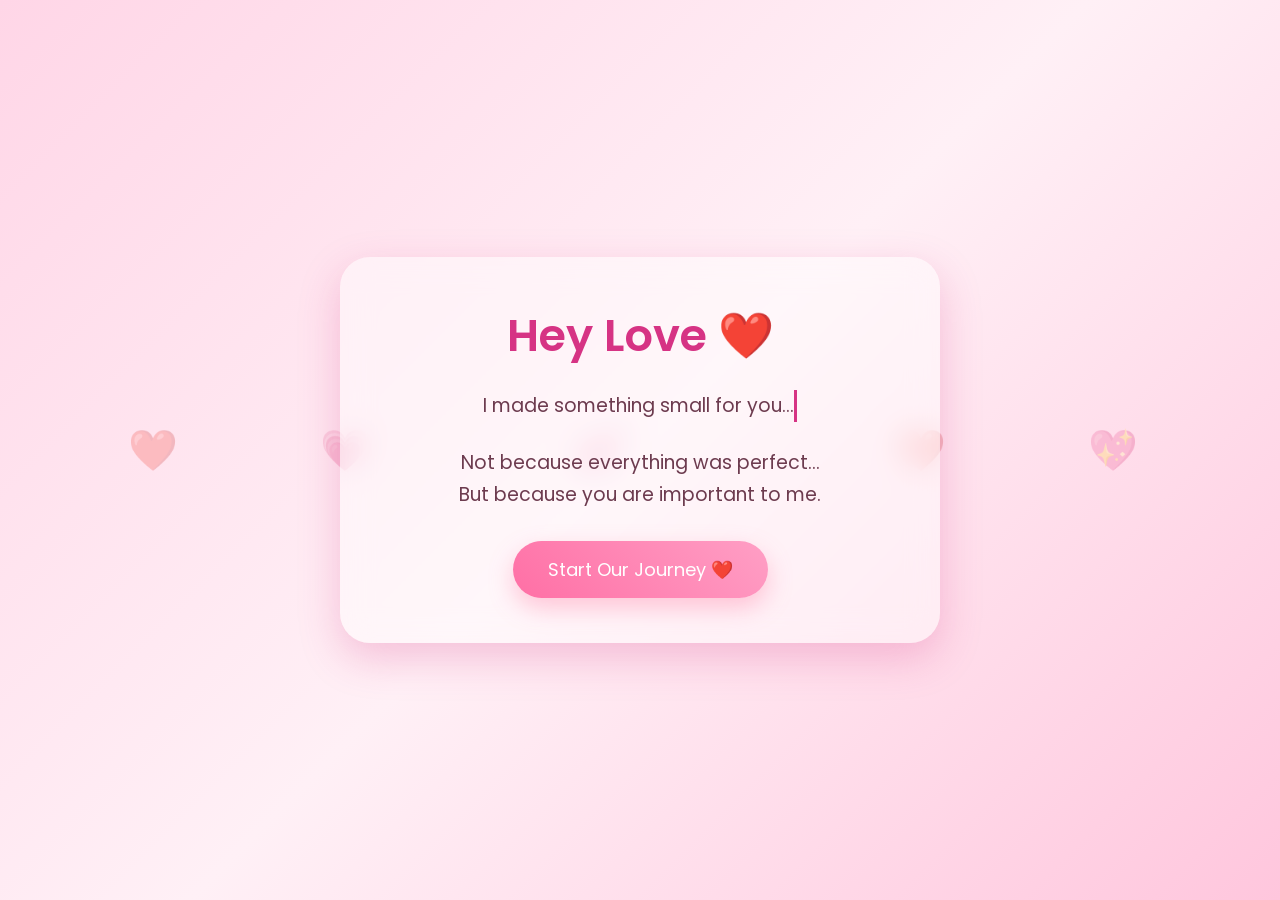
<file: index.html>
<head>

<meta name="viewport" content="width=device-width, initial-scale=1.0">

<title>Distance Couldn't Stop Me ❤️</title>

<link rel="stylesheet" href="css/style.css">

<link href="https://fonts.googleapis.com/css2?family=Poppins:wght@300;400;600&display=swap" rel="stylesheet">

</head>


<body>


<!-- background hearts -->

<div class="heart" style="left:10%; animation-delay:0s;">❤️</div>
<div class="heart" style="left:25%; animation-delay:2s;">💗</div>
<div class="heart" style="left:45%; animation-delay:4s;">💕</div>
<div class="heart" style="left:70%; animation-delay:1s;">❤️</div>
<div class="heart" style="left:85%; animation-delay:3s;">💖</div>



<div class="container">


<h1>
Hey Love ❤️
</h1>


<p class="typing">

I made something small for you...

</p>


<p style="margin-top:25px;">

Not because everything was perfect...

<br>

But because you are important to me.

</p>



<a href="story.html" class="btn">

Start Our Journey ❤️

</a>



</div>



</body>

</html>
</file>
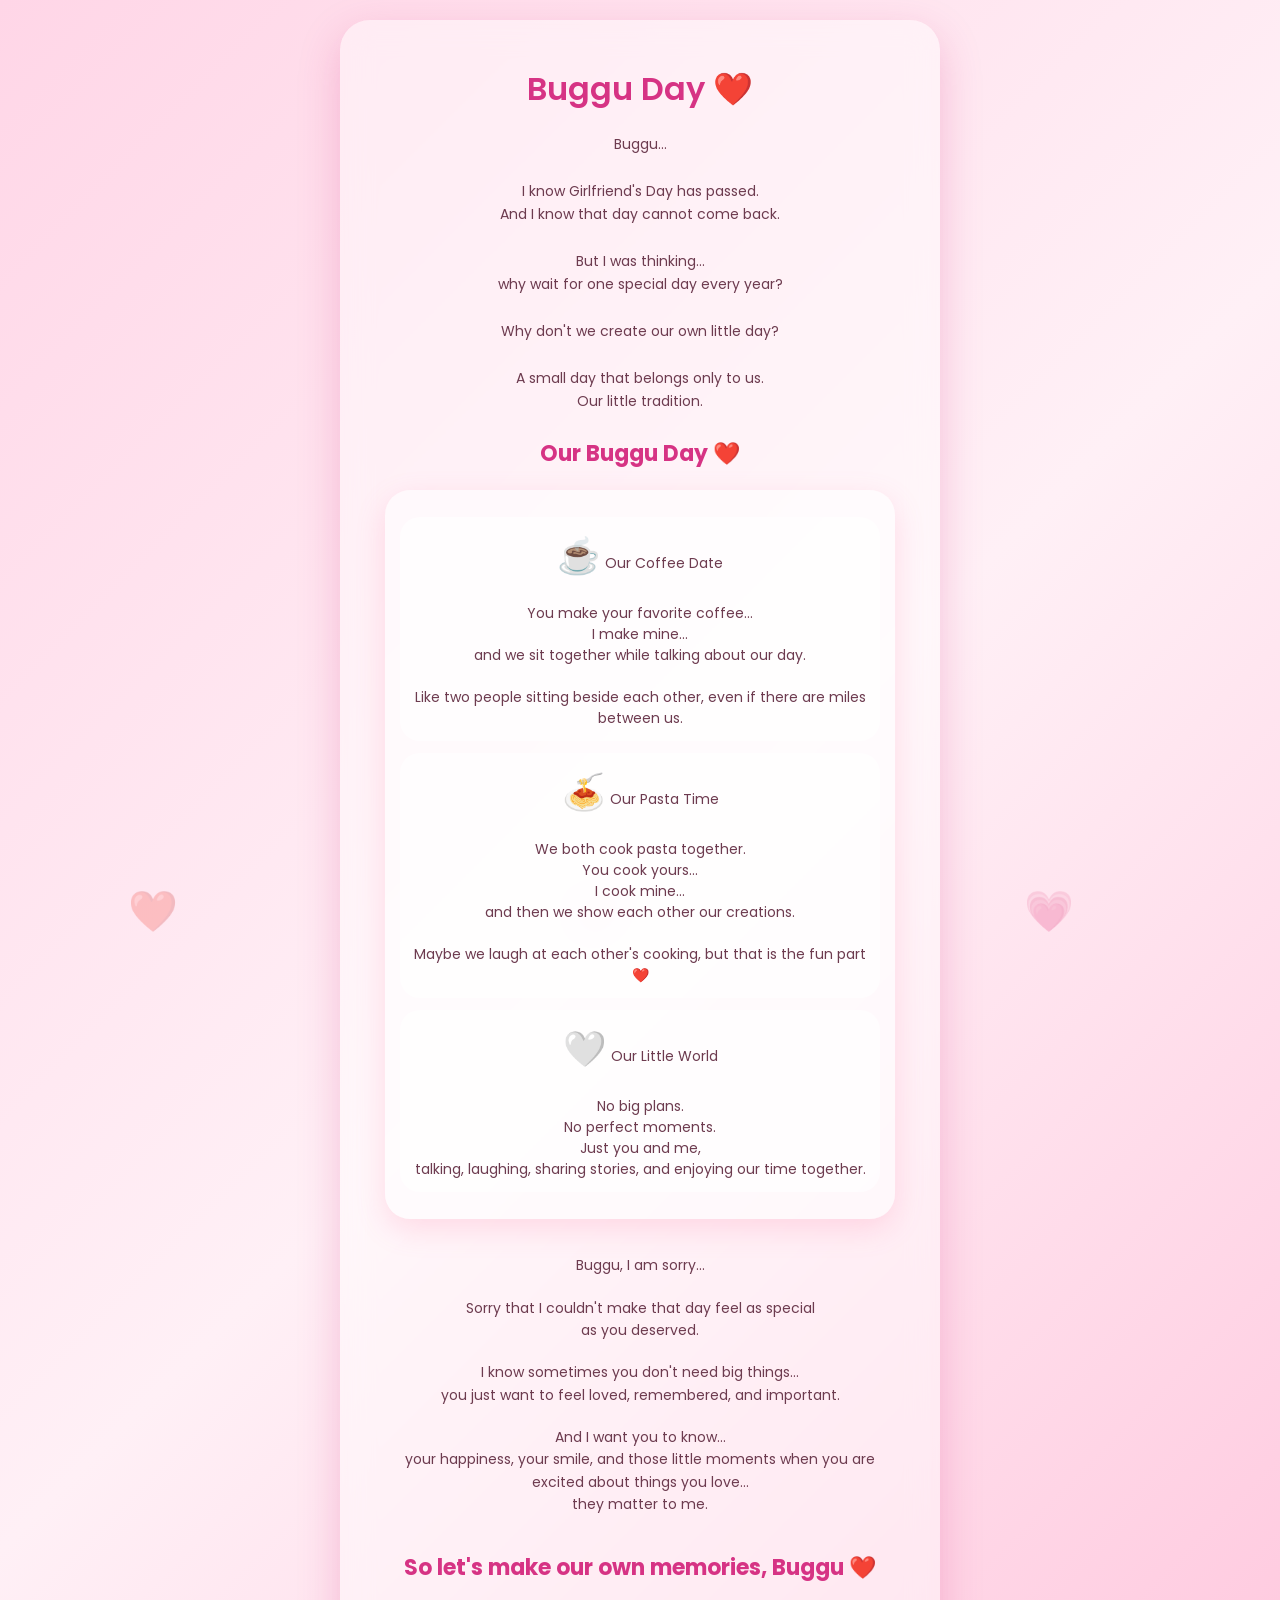
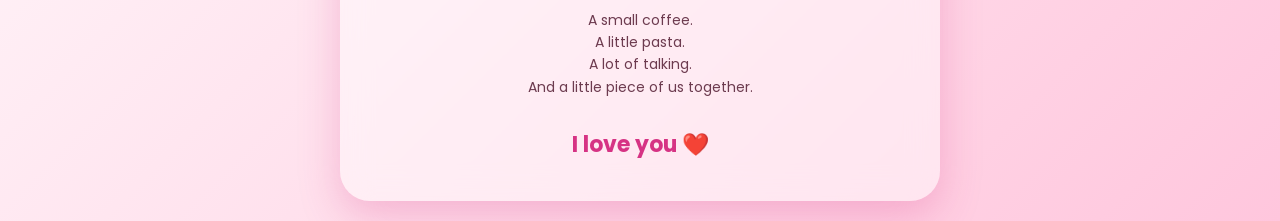
<file: finalpage.html>
<!DOCTYPE html>

<html>

<head>

<meta name="viewport" content="width=device-width, initial-scale=1.0">

<title>Buggu Day ❤️</title>

<link rel="stylesheet" href="css/style.css">

<link href="https://fonts.googleapis.com/css2?family=Poppins:wght@300;400;600&display=swap" rel="stylesheet">

</head>


<body>


<div class="heart" style="left:10%; animation-delay:1s;">❤️</div>
<div class="heart" style="left:80%; animation-delay:3s;">💗</div>
<div class="heart" style="left:45%; animation-delay:2s;">💕</div>



<div class="container final-page">


<h1>

Buggu Day ❤️

</h1>



<p>

Buggu...

</p>



<p style="margin-top:25px;">

I know Girlfriend's Day has passed.

<br>

And I know that day cannot come back.

</p>


<p style="margin-top:25px;">

But I was thinking...

<br>

why wait for one special day every year?

</p>



<p style="margin-top:25px;">

Why don't we create our own little day?

</p>





<p style="margin-top:25px;">

A small day that belongs only to us.

<br>

Our little tradition.

<h2 style="margin-top:25px;">

Our Buggu Day ❤️

</h2>


<div class="gift-card">


<div class="gift-item">

☕ Our Coffee Date

<br><br>

You make your favorite coffee...

<br>

I make mine...

<br>

and we sit together while talking about our day.

<br><br>

Like two people sitting beside each other,

even if there are miles between us.

</div>



<div class="gift-item">

🍝 Our Pasta Time

<br><br>

We both cook pasta together.

<br>

You cook yours...

<br>

I cook mine...

<br>

and then we show each other our creations.

<br><br>

Maybe we laugh at each other's cooking,

but that is the fun part ❤️

</div>



<div class="gift-item">

🤍 Our Little World

<br><br>

No big plans.

<br>

No perfect moments.

<br>

Just you and me,

<br>

talking, laughing, sharing stories,

and enjoying our time together.

</div>


</div>



<p style="margin-top:35px;">

Buggu, I am sorry...

</p>



<p style="margin-top:20px;">

Sorry that I couldn't make that day feel as special

<br>

as you deserved.

</p>



<p style="margin-top:20px;">

I know sometimes you don't need big things...

<br>

you just want to feel loved,

remembered,

and important.

</p>



<p style="margin-top:20px;">

And I want you to know...

<br>

your happiness, your smile,

and those little moments when you are excited

about things you love...

<br>

they matter to me.

</p>



<h2 style="margin-top:35px;">

So let's make our own memories, Buggu ❤️

</h2>



<p style="margin-top:25px;">

A small coffee.

<br>

A little pasta.

<br>

A lot of talking.

<br>

And a little piece of us together.

</p>



<h2 style="margin-top:30px;">

I love you ❤️

</h2>



</div>


</body>

</html>
</file>
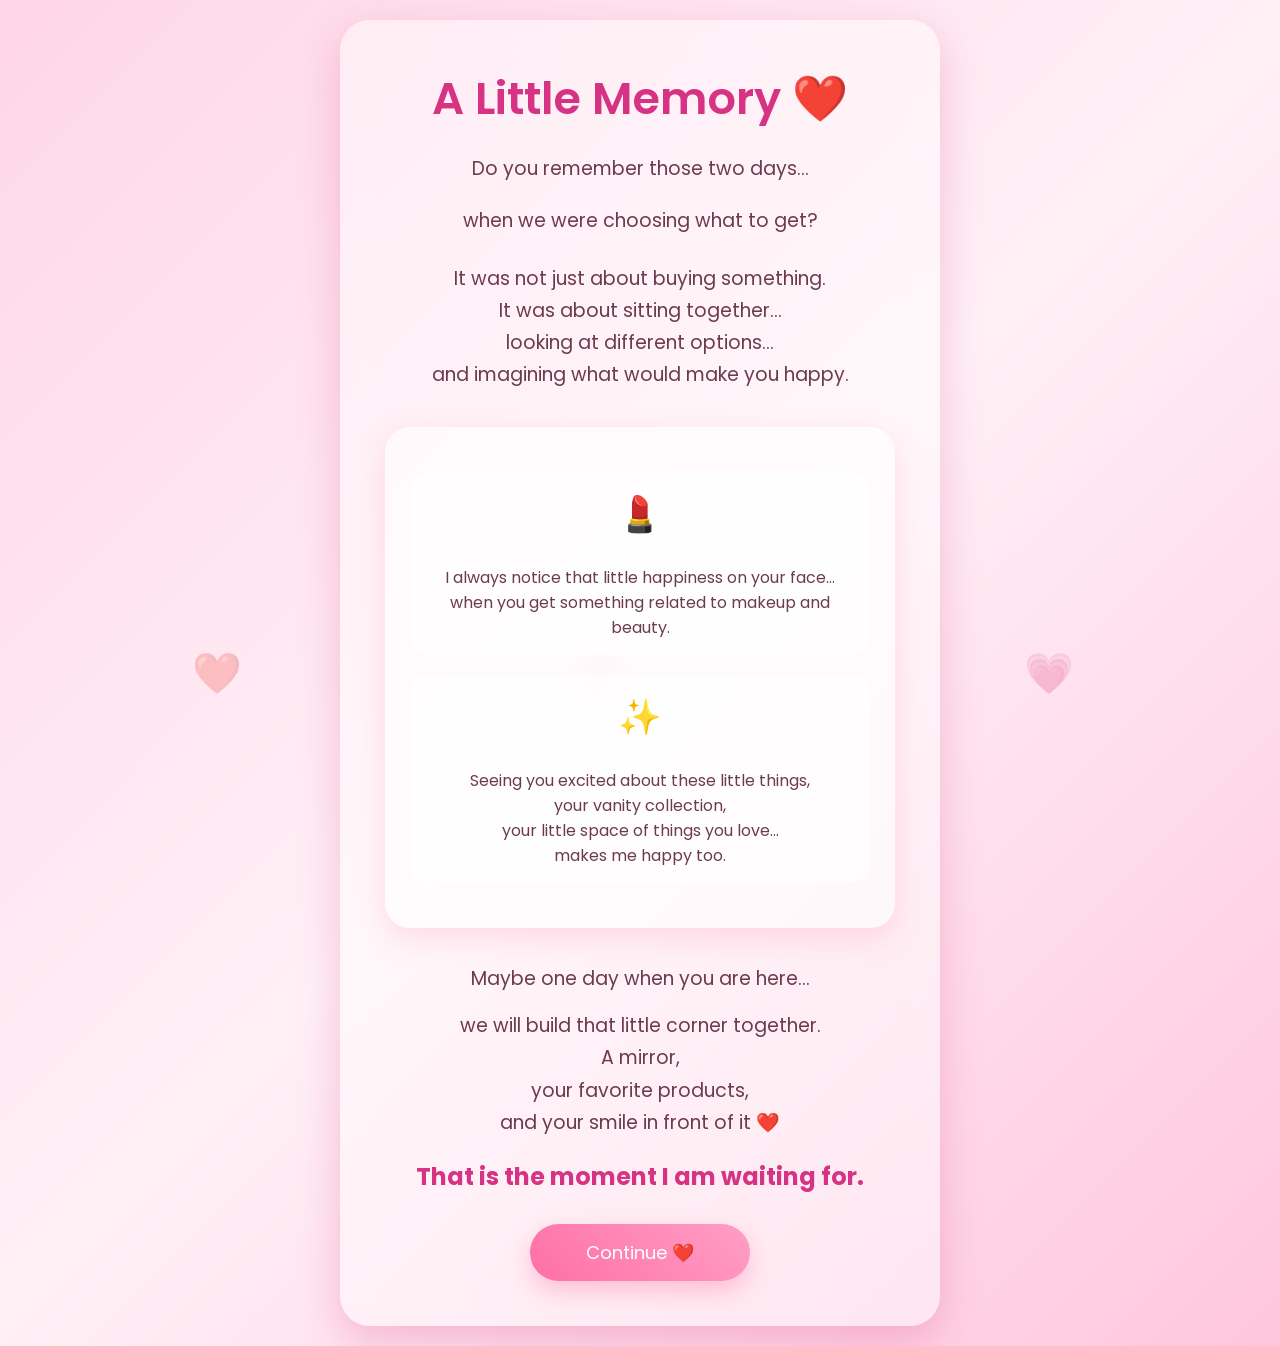
<file: gift.html>
<!DOCTYPE html>

<html>

<head>

<meta name="viewport" content="width=device-width, initial-scale=1.0">

<title>A Little Memory ❤️</title>

<link rel="stylesheet" href="css/style.css">

<link href="https://fonts.googleapis.com/css2?family=Poppins:wght@300;400;600&display=swap" rel="stylesheet">

</head>


<body>


<div class="heart" style="left:15%; animation-delay:1s;">❤️</div>
<div class="heart" style="left:80%; animation-delay:3s;">💗</div>
<div class="heart" style="left:45%; animation-delay:2s;">💕</div>



<div class="container">


<h1>

A Little Memory ❤️

</h1>



<p>

Do you remember those two days...

</p>


<p style="margin-top:20px;">

when we were choosing what to get?

</p>



<p style="margin-top:25px;">

It was not just about buying something.

<br>

It was about sitting together...

<br>

looking at different options...

<br>

and imagining what would make you happy.

</p>



<div class="gift-card">


<div class="gift-item">

💄

<br><br>

I always notice that little happiness on your face...

<br>

when you get something related to makeup and beauty.

</div>



<div class="gift-item">

✨

<br><br>

Seeing you excited about these little things,

<br>

your vanity collection,

<br>

your little space of things you love...

<br>

makes me happy too.

</div>



</div>




<p style="margin-top:30px;">

Maybe one day when you are here...

</p>



<p style="margin-top:15px;">

we will build that little corner together.

<br>

A mirror,

<br>

your favorite products,

<br>

and your smile in front of it ❤️

</p>




<h2>

That is the moment I am waiting for.

</h2>



<a href="question3.html" class="btn">

Continue ❤️

</a>



</div>



</body>

</html>
</file>
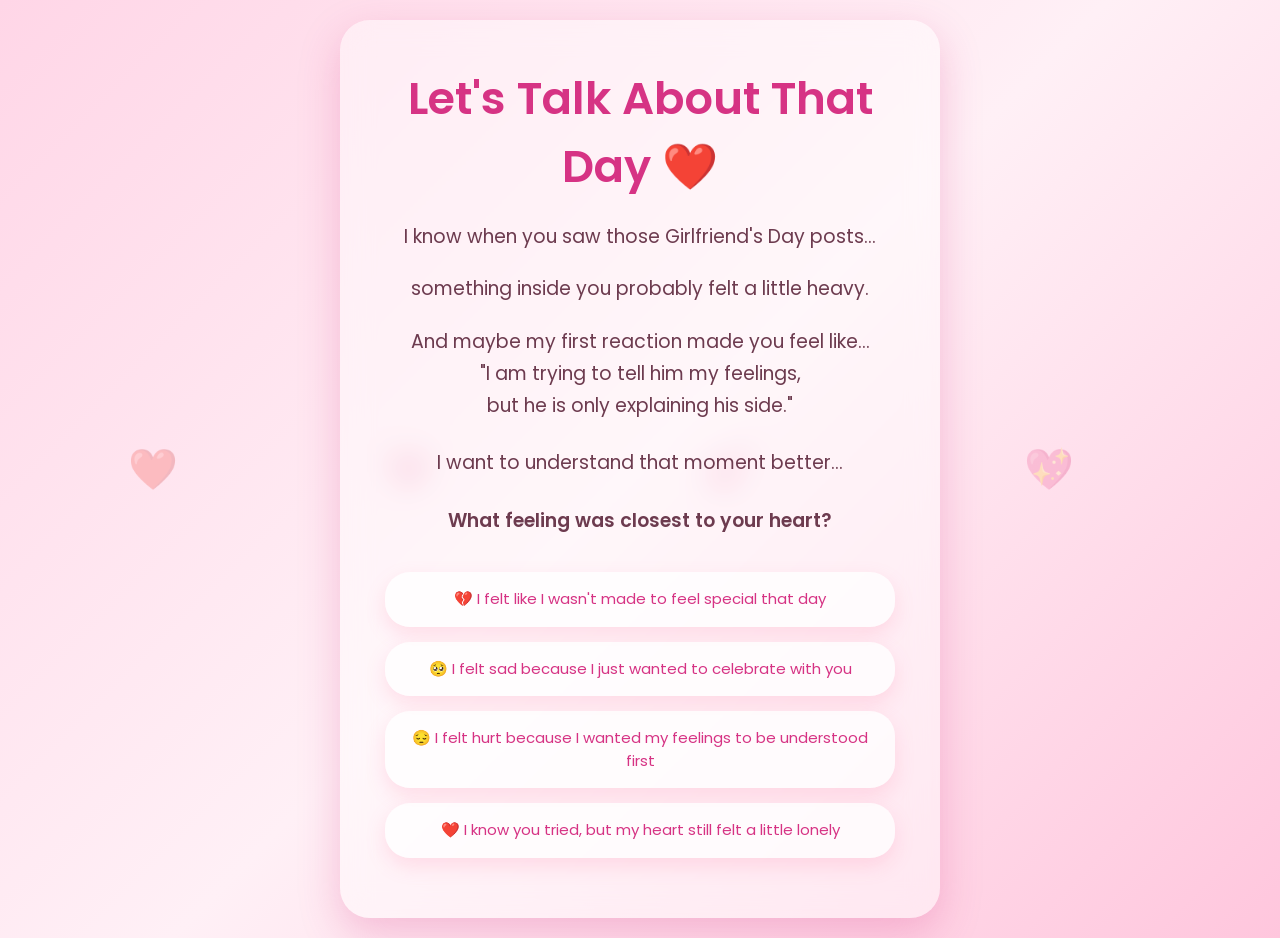
<file: question1.html>
<!DOCTYPE html>

<html>

<head>

<meta name="viewport" content="width=device-width, initial-scale=1.0">

<title>Your Feelings ❤️</title>

<link rel="stylesheet" href="css/style.css">

<link href="https://fonts.googleapis.com/css2?family=Poppins:wght@300;400;600&display=swap" rel="stylesheet">

</head>


<body>


<div class="heart" style="left:10%; animation-delay:1s;">❤️</div>
<div class="heart" style="left:30%; animation-delay:3s;">💗</div>
<div class="heart" style="left:55%; animation-delay:0s;">💕</div>
<div class="heart" style="left:80%; animation-delay:2s;">💖</div>



<div class="container">


<h1>
Let's Talk About That Day ❤️
</h1>



<p>

I know when you saw those Girlfriend's Day posts...

</p>


<p style="margin-top:20px;">

something inside you probably felt a little heavy.

</p>


<p style="margin-top:20px;">

And maybe my first reaction made you feel like...

<br>

"I am trying to tell him my feelings,

<br>

but he is only explaining his side."

</p>


<p style="margin-top:25px;">

I want to understand that moment better...

</p>


<p style="margin-top:25px; font-weight:600;">

What feeling was closest to your heart?

</p>




<div style="margin-top:35px;">



<a href="question1/answer1.html" class="choice-btn">

💔 I felt like I wasn't made to feel special that day

</a>



<a href="question1/answer2.html" class="choice-btn">

🥺 I felt sad because I just wanted to celebrate with you

</a>



<a href="question1/answer3.html" class="choice-btn">

😔 I felt hurt because I wanted my feelings to be understood first

</a>



<a href="question1/answer4.html" class="choice-btn">

❤️ I know you tried, but my heart still felt a little lonely

</a>



</div>


</div>


</body>

</html>
</file>
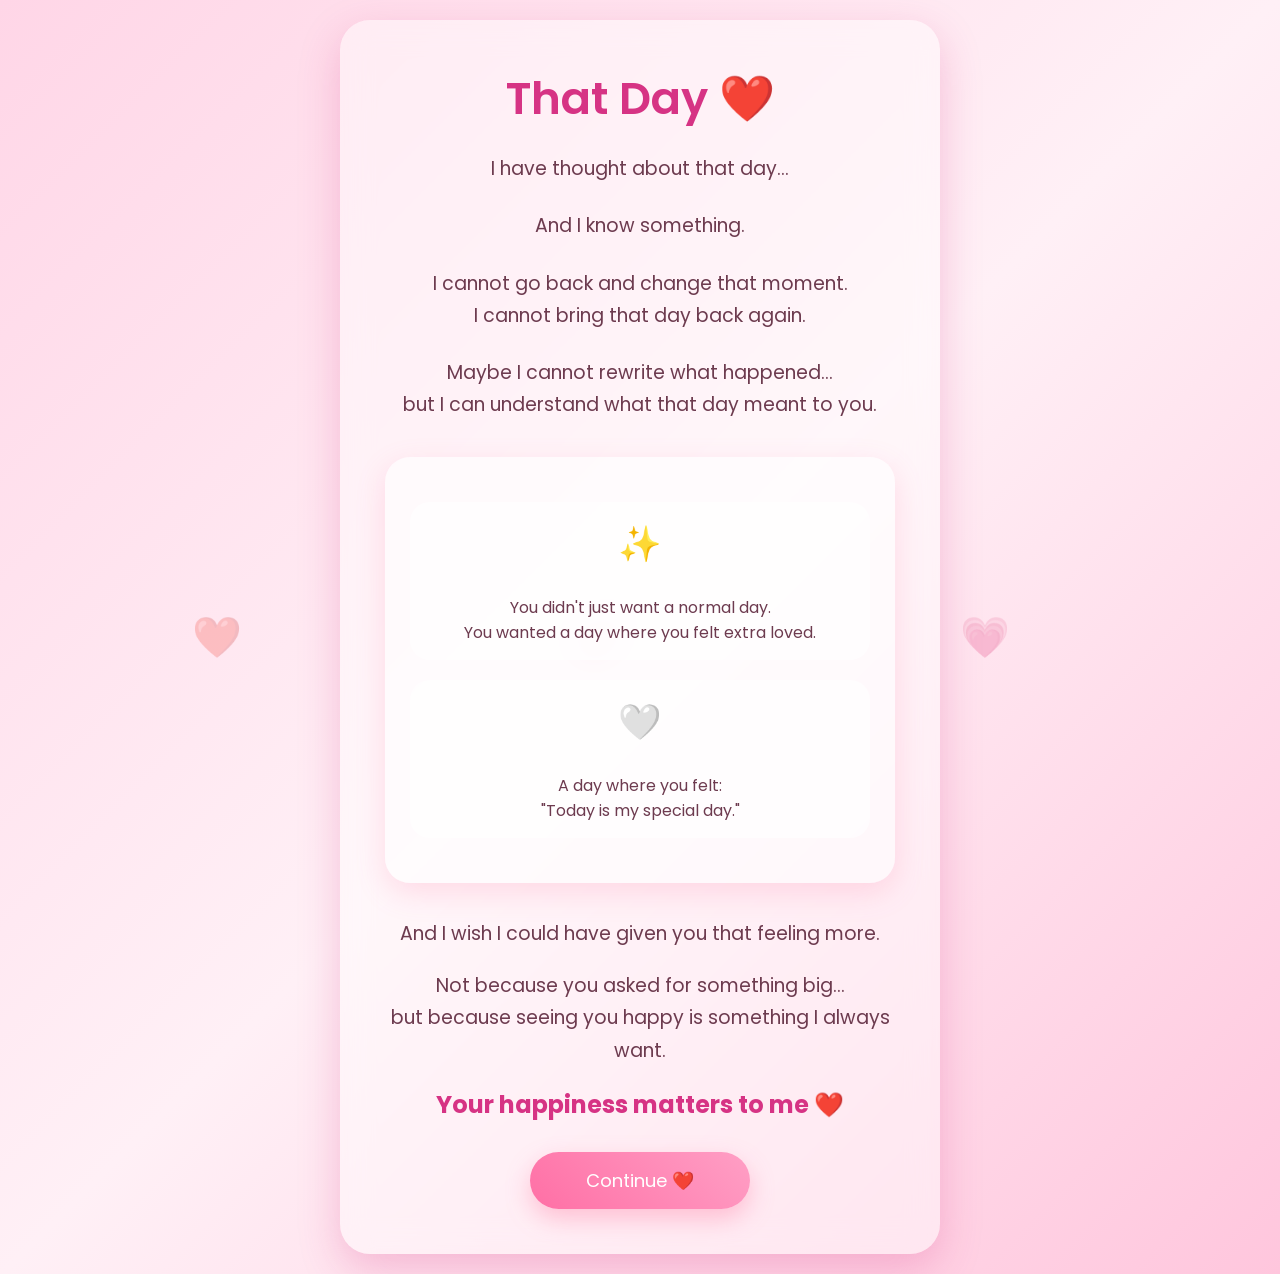
<file: question3.html>
<!DOCTYPE html>

<html>

<head>

<meta name="viewport" content="width=device-width, initial-scale=1.0">

<title>A Moment I Wish I Could Redo ❤️</title>

<link rel="stylesheet" href="css/style.css">

<link href="https://fonts.googleapis.com/css2?family=Poppins:wght@300;400;600&display=swap" rel="stylesheet">

</head>


<body>


<div class="heart" style="left:15%; animation-delay:1s;">❤️</div>
<div class="heart" style="left:75%; animation-delay:3s;">💗</div>
<div class="heart" style="left:45%; animation-delay:2s;">💕</div>



<div class="container">


<h1>

That Day ❤️

</h1>



<p>

I have thought about that day...

</p>



<p style="margin-top:25px;">

And I know something.

</p>



<p style="margin-top:25px;">

I cannot go back and change that moment.

<br>

I cannot bring that day back again.

</p>



<p style="margin-top:25px;">

Maybe I cannot rewrite what happened...

<br>

but I can understand what that day meant to you.

</p>



<div class="gift-card">


<div class="gift-item">

✨

<br><br>

You didn't just want a normal day.

<br>

You wanted a day where you felt extra loved.

</div>



<div class="gift-item">

🤍

<br><br>

A day where you felt:

<br>

"Today is my special day."

</div>



</div>



<p style="margin-top:30px;">

And I wish I could have given you that feeling more.

</p>



<p style="margin-top:20px;">

Not because you asked for something big...

<br>

but because seeing you happy is something I always want.

</p>



<h2>

Your happiness matters to me ❤️

</h2>



<a href="finalpage.html" class="btn">

Continue ❤️

</a>



</div>


</body>

</html>
</file>
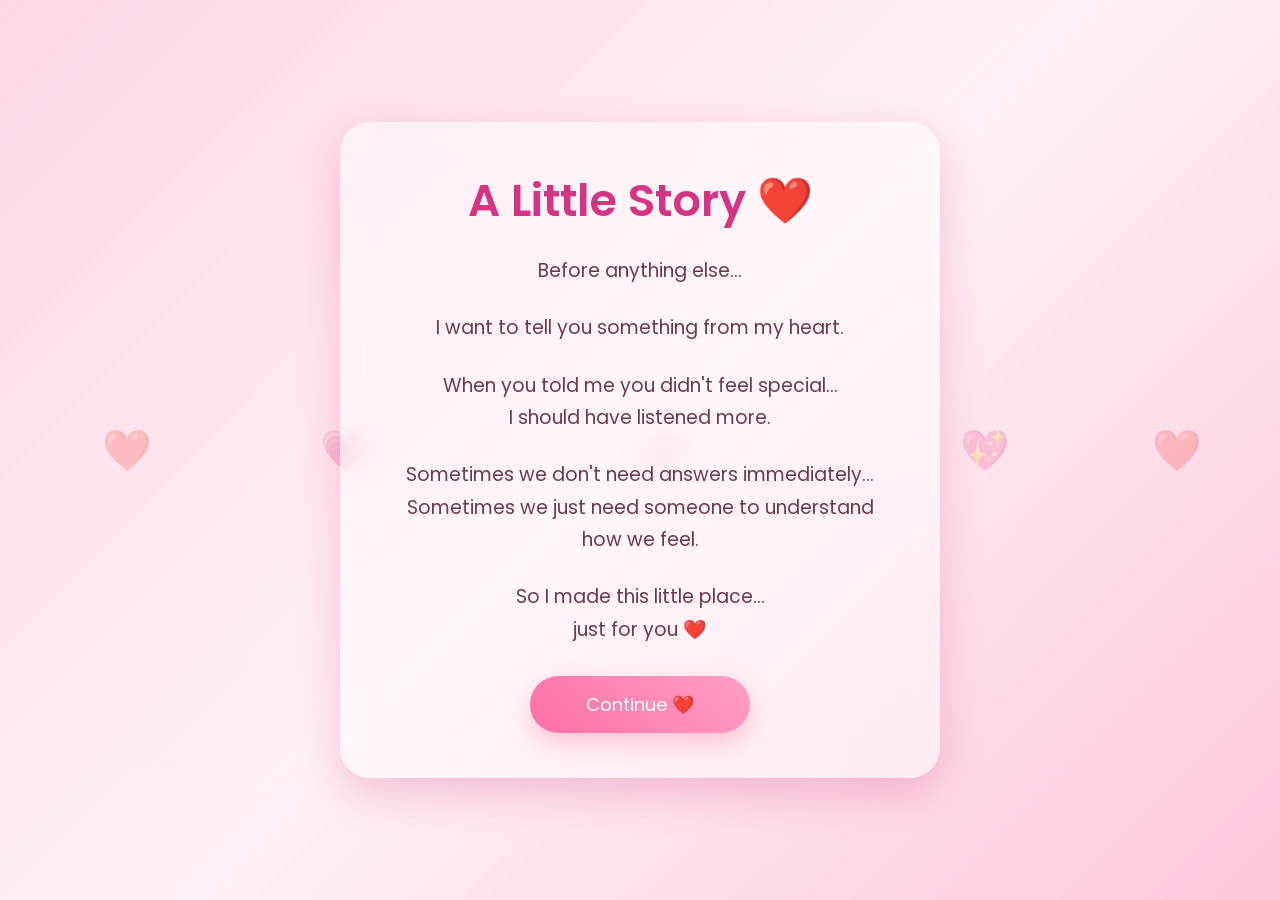
<file: story.html>
<!DOCTYPE html>

<html>

<head>

<meta name="viewport" content="width=device-width, initial-scale=1.0">

<title>Our Little Story ❤️</title>

<link rel="stylesheet" href="css/style.css">

<link href="https://fonts.googleapis.com/css2?family=Poppins:wght@300;400;600&display=swap" rel="stylesheet">

</head>


<body>


<!-- Floating hearts -->

<div class="heart" style="left:8%; animation-delay:0s;">❤️</div>
<div class="heart" style="left:25%; animation-delay:3s;">💗</div>
<div class="heart" style="left:50%; animation-delay:1s;">💕</div>
<div class="heart" style="left:75%; animation-delay:4s;">💖</div>
<div class="heart" style="left:90%; animation-delay:2s;">❤️</div>


<div class="container">


<h1>
A Little Story ❤️
</h1>


<p>

Before anything else...

</p>



<p style="margin-top:25px;">

I want to tell you something from my heart.

</p>



<p style="margin-top:25px;">

When you told me you didn't feel special...

<br>

I should have listened more.

</p>



<p style="margin-top:25px;">

Sometimes we don't need answers immediately...

<br>

Sometimes we just need someone to understand how we feel.

</p>



<p style="margin-top:25px;">

So I made this little place...

<br>

just for you ❤️

</p>



<a href="question1.html" class="btn">

Continue ❤️

</a>


</div>


</body>

</html>
</file>
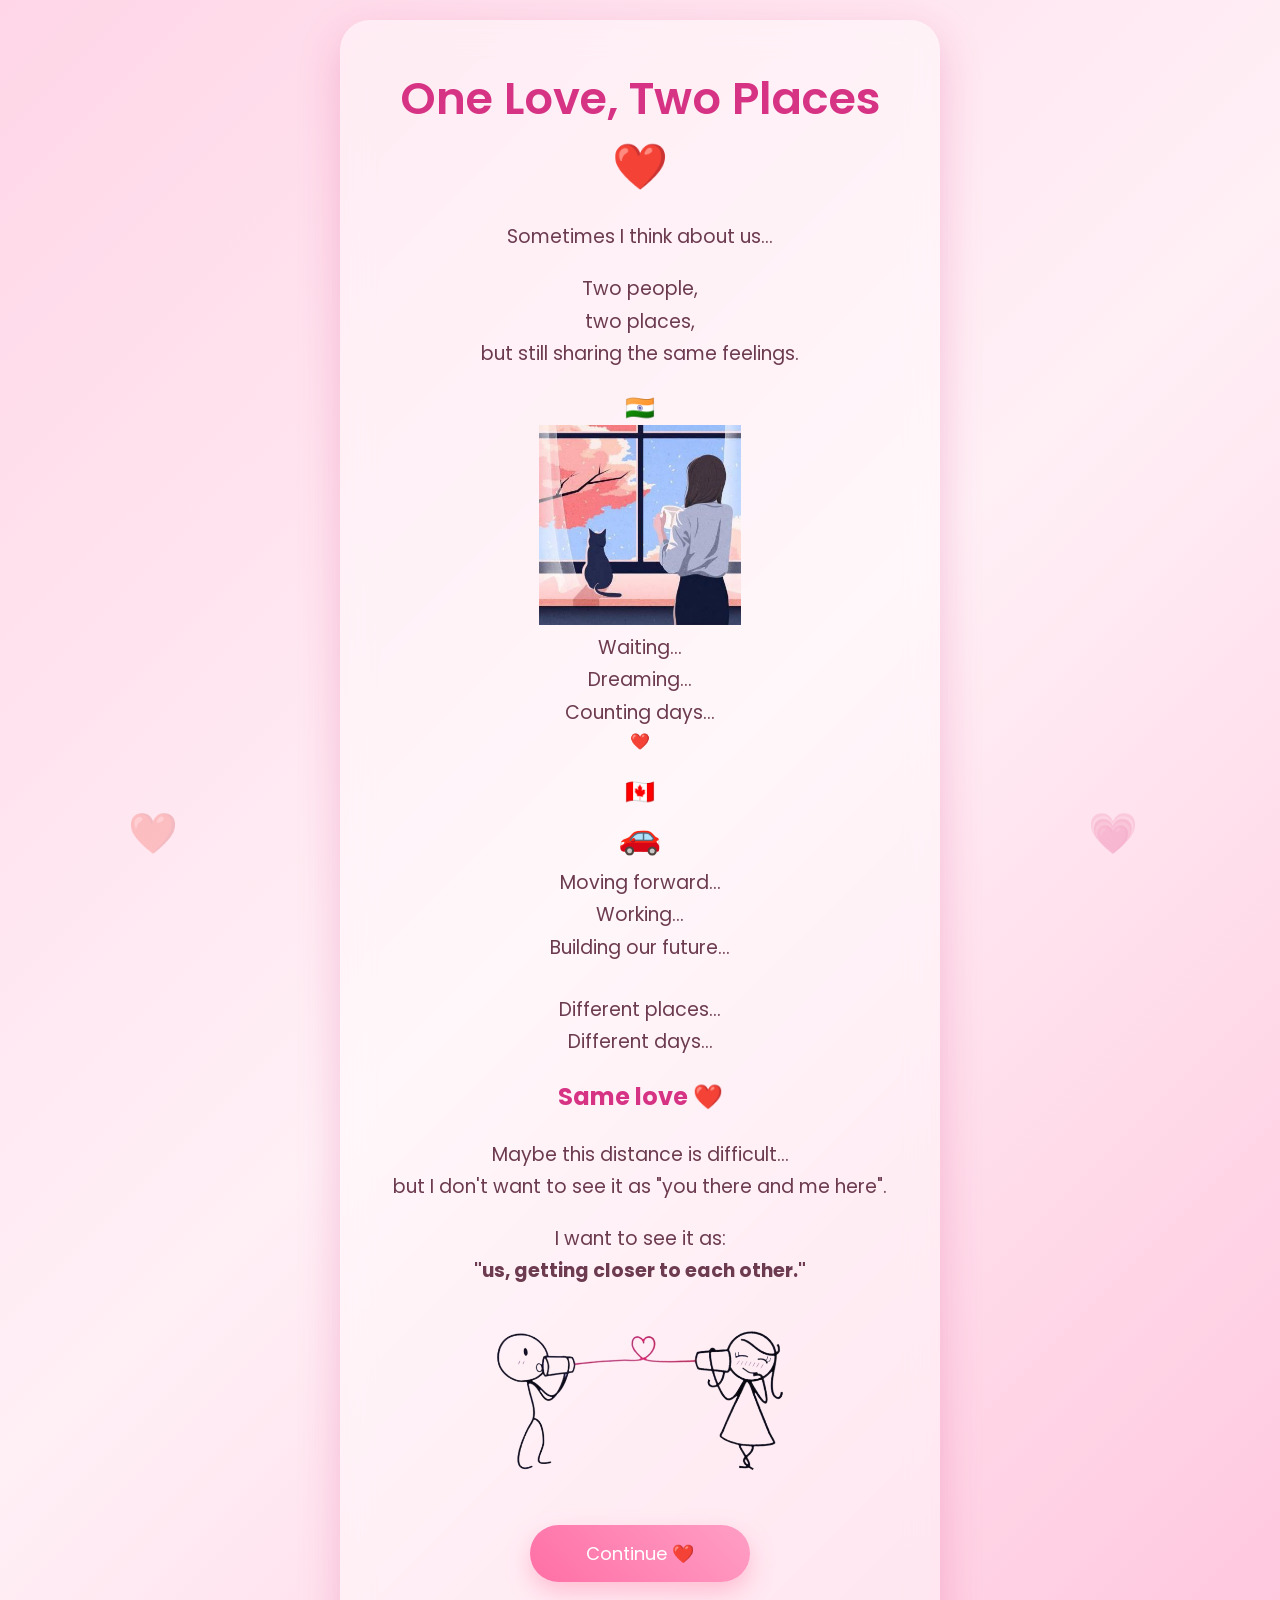
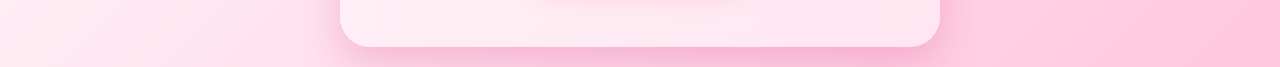
<file: twoworlds.html>
<!DOCTYPE html>

<html>

<head>

<meta name="viewport" content="width=device-width, initial-scale=1.0">

<title>One Love, Two Places ❤️</title>

<link rel="stylesheet" href="css/style.css">

<link href="https://fonts.googleapis.com/css2?family=Poppins:wght@300;400;600&display=swap" rel="stylesheet">

</head>


<body>


<div class="heart" style="left:10%; animation-delay:1s;">❤️</div>
<div class="heart" style="left:85%; animation-delay:3s;">💗</div>



<div class="container">


<h1>

One Love, Two Places ❤️

</h1>




<p style="margin-top:20px;">

Sometimes I think about us...

</p>


<p style="margin-top:20px;">

Two people,

<br>

two places,

<br>

but still sharing the same feelings.

</p>




<div class="together-card">


<div class="place">


<h2>

🇮🇳

</h2>


<img src="images/girlinwindow.jpg" style="height: 200px;" class="world-image">


<p>

Waiting...

<br>

Dreaming...

<br>

Counting days...

</p>


</div>



<div class="heart-middle">

❤️

</div>



<div class="place">


<h2>

🇨🇦

</h2>


<div class="icon big">

🚗

</div>


<p>

Moving forward...

<br>

Working...

<br>

Building our future...

</p>


</div>


</div>




<p style="margin-top:30px;">

Different places...

</p>


<p>

Different days...

</p>


<h2>

Same love ❤️

</h2>



<p style="margin-top:25px;">

Maybe this distance is difficult...

<br>

but I don't want to see it as

"you there and me here".

</p>



<p style="margin-top:20px;">

I want to see it as:

<br>

<strong>

"us, getting closer to each other."

</strong>

</p>




<img src="images/long_distance.png" style="height: 200px;" class="world-image route-image">



<a href="gift.html" class="btn next-btn">

Continue ❤️

</a>



</div>


</body>

</html>
</file>
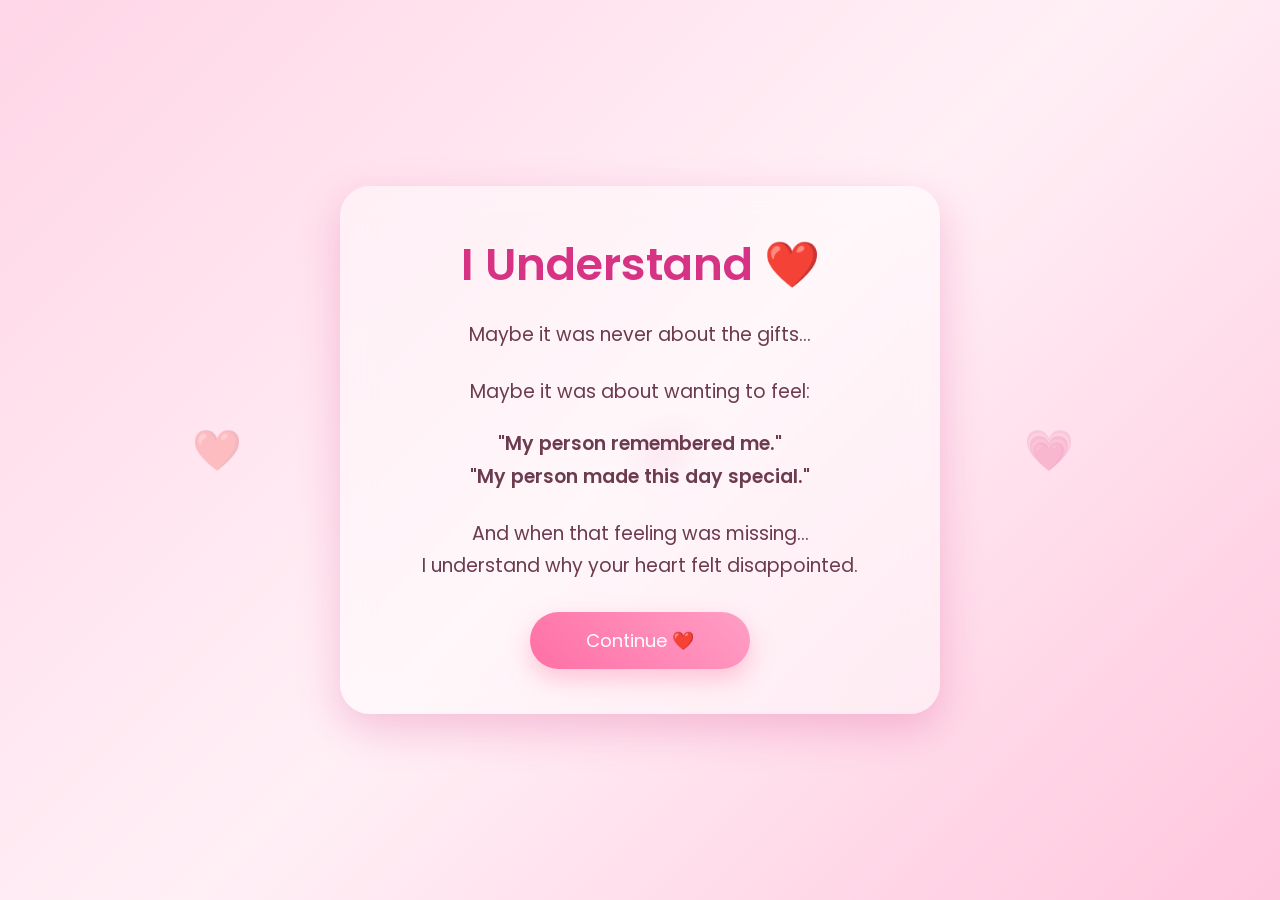
<file: question1/answer1.html>
<!DOCTYPE html>

<html>

<head>

<meta name="viewport" content="width=device-width, initial-scale=1.0">

<title>I Understand ❤️</title>

<link rel="stylesheet" href="../css/style.css">

<link href="https://fonts.googleapis.com/css2?family=Poppins:wght@300;400;600&display=swap" rel="stylesheet">

</head>


<body>


<div class="heart" style="left:15%;">❤️</div>
<div class="heart" style="left:50%;">💕</div>
<div class="heart" style="left:80%;">💗</div>


<div class="container">


<h1>
I Understand ❤️
</h1>


<p>

Maybe it was never about the gifts...

</p>


<p style="margin-top:25px;">

Maybe it was about wanting to feel:

</p>


<p style="margin-top:20px; font-weight:600;">

"My person remembered me."

<br>

"My person made this day special."

</p>


<p style="margin-top:25px;">

And when that feeling was missing...

<br>

I understand why your heart felt disappointed.

</p>


<a href="../twoworlds.html" class="btn">

Continue ❤️

</a>


</div>


</body>

</html>
</file>
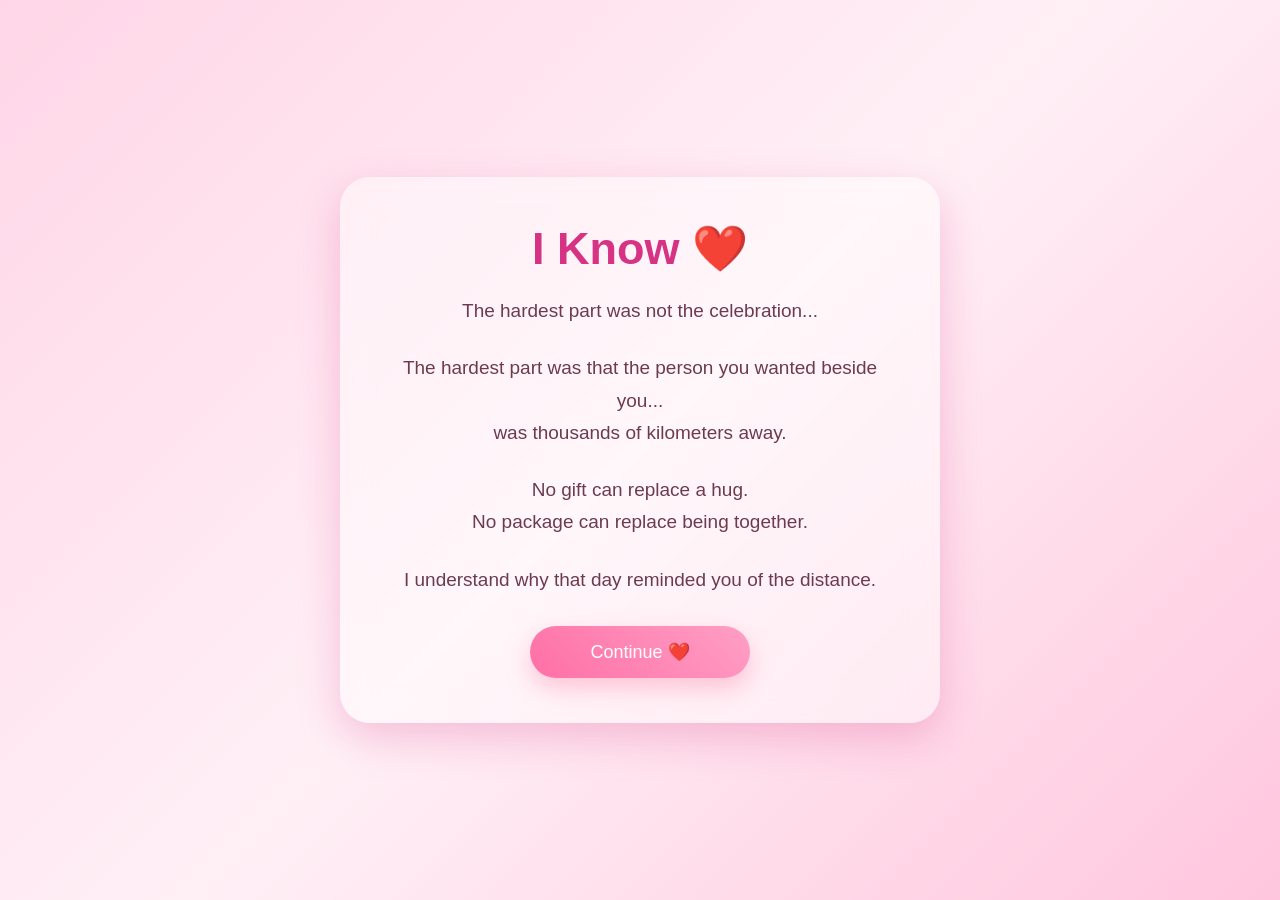
<file: question1/answer2.html>
<!DOCTYPE html>

<html>

<head>

<meta name="viewport" content="width=device-width, initial-scale=1.0">

<title>I Understand ❤️</title>

<link rel="stylesheet" href="../css/style.css">

</head>


<body>


<div class="container">


<h1>
I Know ❤️
</h1>


<p>

The hardest part was not the celebration...

</p>


<p style="margin-top:25px;">

The hardest part was that the person you wanted beside you...

<br>

was thousands of kilometers away.

</p>


<p style="margin-top:25px;">

No gift can replace a hug.

<br>

No package can replace being together.

</p>


<p style="margin-top:25px;">

I understand why that day reminded you of the distance.

</p>


<a href="../twoworlds.html" class="btn">

Continue ❤️

</a>


</div>


</body>

</html>
</file>
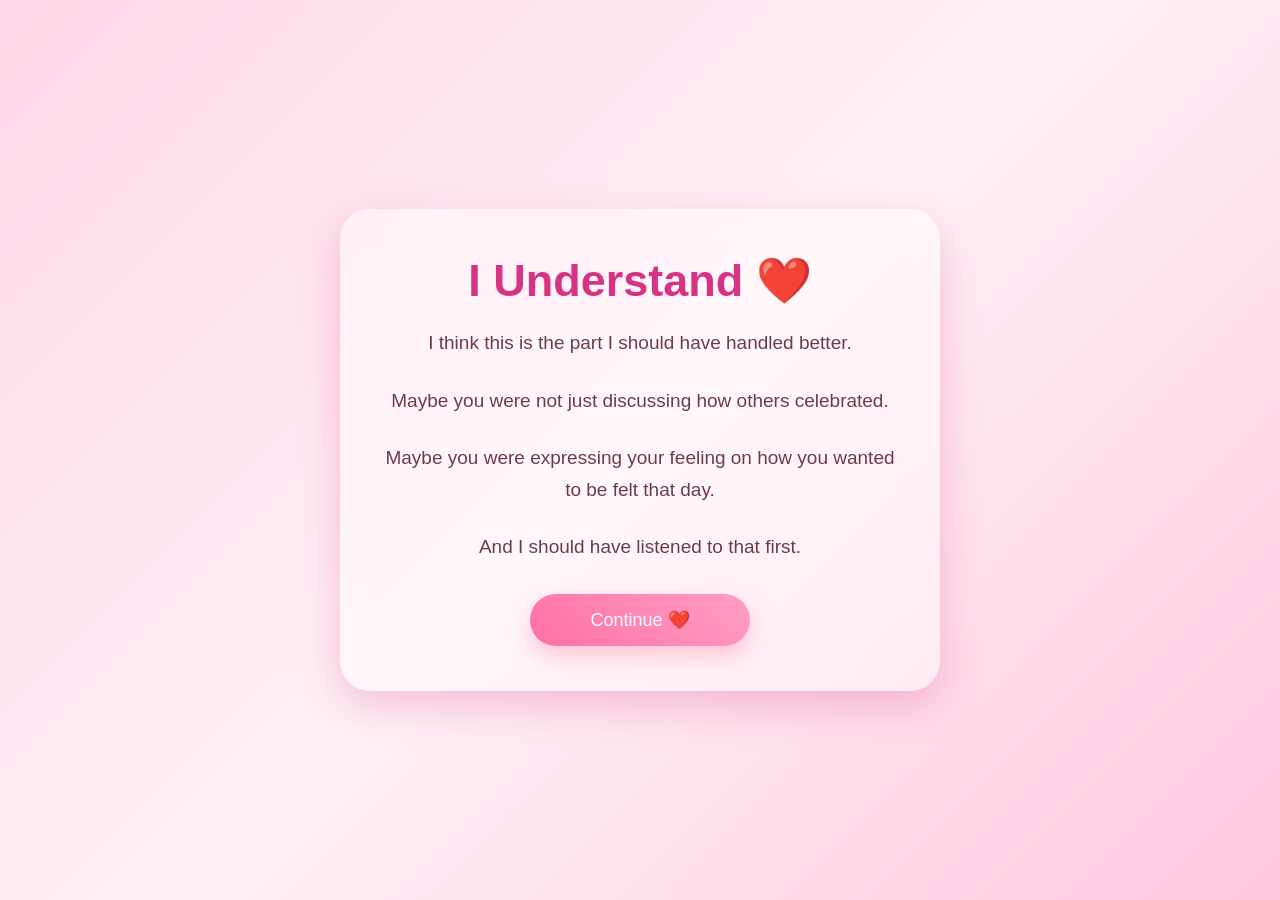
<file: question1/answer3.html>
<!DOCTYPE html>

<html>

<head>

<meta name="viewport" content="width=device-width, initial-scale=1.0">

<title>I Understand ❤️</title>

<link rel="stylesheet" href="../css/style.css">

</head>


<body>


<div class="container">


<h1>
I Understand ❤️
</h1>


<p>

I think this is the part I should have handled better.

</p>


<p style="margin-top:25px;">

Maybe you were not just discussing how others celebrated.


</p>


<p style="margin-top:25px;">

Maybe you were expressing your feeling on how you wanted to be felt that day.


<p style="margin-top:25px;">

And I should have listened to that first.

</p>


<a href="../twoworlds.html" class="btn">

Continue ❤️

</a>


</div>


</body>

</html>
</file>
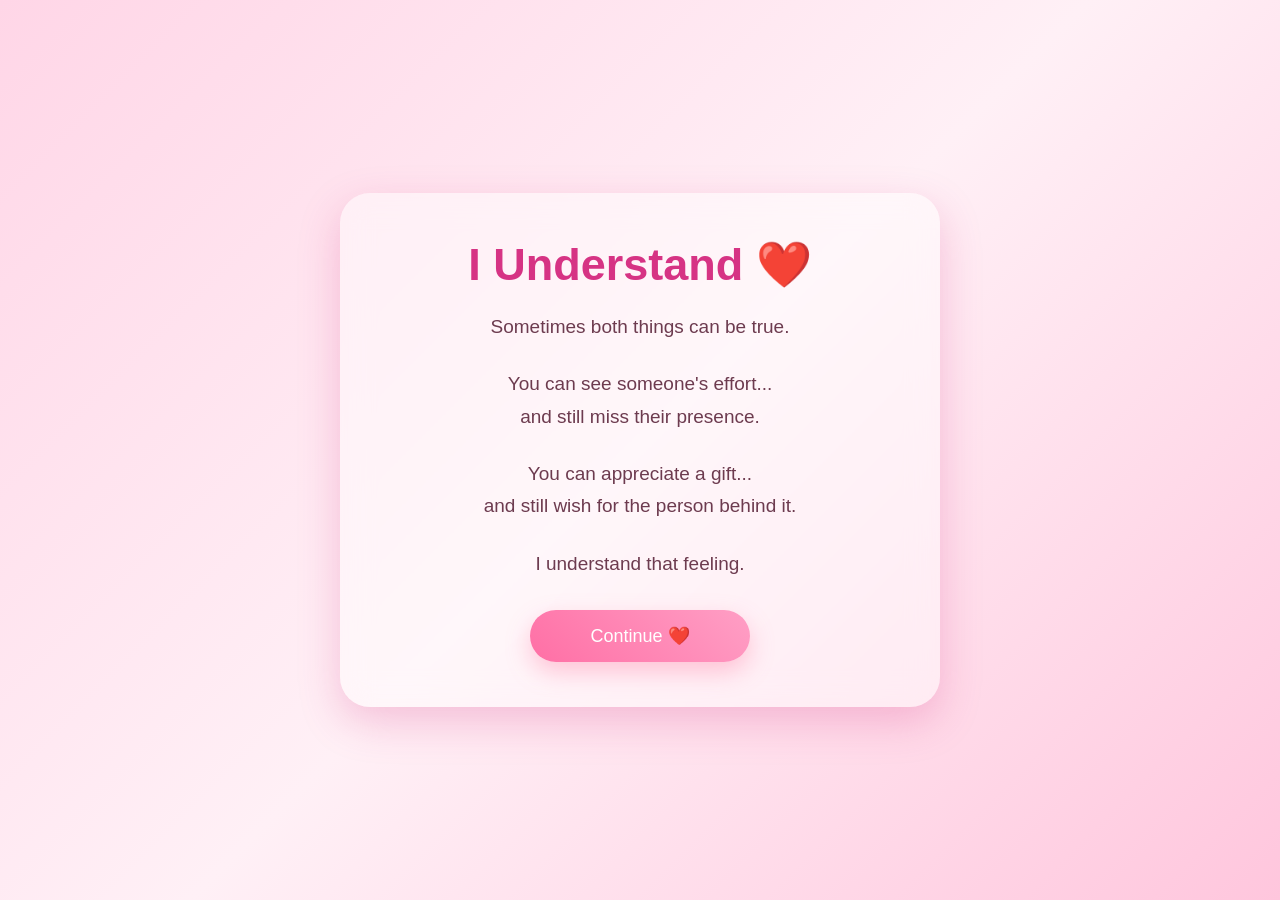
<file: question1/answer4.html>
<!DOCTYPE html>

<html>

<head>

<meta name="viewport" content="width=device-width, initial-scale=1.0">

<title>I Understand ❤️</title>

<link rel="stylesheet" href="../css/style.css">

</head>


<body>


<div class="container">


<h1>
I Understand ❤️
</h1>


<p>

Sometimes both things can be true.

</p>


<p style="margin-top:25px;">

You can see someone's effort...

<br>

and still miss their presence.

</p>


<p style="margin-top:25px;">

You can appreciate a gift...

<br>

and still wish for the person behind it.

</p>


<p style="margin-top:25px;">

I understand that feeling.

</p>


<a href="../twoworlds.html" class="btn">

Continue ❤️

</a>


</div>


</body>

</html>
</file>
<file: css/style.css>
* {
    margin: 0;
    padding: 0;
    box-sizing: border-box;
}

html, body {
    width: 100%;
    min-height: 100%;
    overflow-x: hidden;
}

body {

    min-height: 100vh;

    background: linear-gradient(
        135deg,
        #ffd6e7,
        #fff0f6,
        #ffc6dd
    );

    display:flex;
    justify-content:center;
    align-items:center;

    padding:20px;

    font-family:'Poppins', sans-serif;

    position:relative;

}


/* Floating hearts */

.heart {

    position:absolute;

    color:rgba(255,80,140,0.25);

    font-size:clamp(20px,5vw,40px);

    animation:float 12s infinite linear;

    pointer-events:none;

}


@keyframes float {

    0% {

        transform:
        translateY(110vh)
        rotate(0deg);

        opacity:0;

    }


    20% {

        opacity:1;

    }


    100% {

        transform:
        translateY(-120vh)
        rotate(360deg);

        opacity:0;

    }

}



/* Main box */

.container {

    width:100%;

    max-width:600px;

    padding:

    clamp(25px,7vw,45px);


    background:

    rgba(255,255,255,0.45);


    backdrop-filter:blur(15px);


    -webkit-backdrop-filter:blur(15px);


    border-radius:30px;


    box-shadow:

    0 15px 40px rgba(214,51,132,.25);


    text-align:center;


    animation:appear 1.2s ease;


    z-index:2;

}



@keyframes appear {

    from {

        opacity:0;

        transform:translateY(40px);

    }


    to {

        opacity:1;

        transform:translateY(0);

    }

}




h1 {

    color:#d63384;

    font-size:

    clamp(32px,8vw,45px);

    margin-bottom:20px;

    font-weight:600;

}



p {

    color:#6d3b4f;

    font-size:

    clamp(15px,4vw,19px);


    line-height:1.7;

}




.typing {

    display:inline-block;

    overflow:hidden;

    white-space:nowrap;

    max-width:100%;

    border-right:3px solid #d63384;


    animation:

    typing 4s steps(40),

    blink .7s infinite;

}




@keyframes typing {


    from {

        width:0;

    }


    to {

        width:100%;

    }

}




@keyframes blink {


    50% {

        border-color:transparent;

    }

}



/* Button */

.btn {


    display:inline-block;


    margin-top:30px;


    padding:

    15px 35px;


    border-radius:50px;


    background:

    linear-gradient(
    45deg,
    #ff6fa5,
    #ff9fc5
    );


    color:white;


    text-decoration:none;


    font-size:

    clamp(15px,4vw,18px);


    box-shadow:

    0 10px 25px rgba(255,105,150,.35);


    transition:.3s;


    min-width:220px;

}



.btn:active {

    transform:scale(.95);

}


/* Small phones */

@media(max-width:400px){


    body {

        padding:15px;

    }


    .container {

        border-radius:25px;

    }


    h1 {

        margin-bottom:15px;

    }


    .btn {

        width:100%;

    }




.container p {

    animation:fadeText 1.5s ease;

}


@keyframes fadeText {

    from {

        opacity:0;

        transform:translateY(15px);

    }


    to {

        opacity:1;

        transform:translateY(0);

    }

}}






.choice-btn {

    display:block;

    width:100%;

    margin:15px auto;

    padding:16px 18px;

    border-radius:25px;

    background:rgba(255,255,255,0.75);

    color:#d63384;

    text-decoration:none;

    font-size:15px;

    line-height:1.5;

    box-shadow:
    0 8px 20px rgba(255,105,150,.18);

    transition:.3s;

}


.choice-btn:active {

    transform:scale(.96);

}





/* TWO WORLDS PAGE */


.world-container {

    width:100%;

    min-height:100vh;

    display:flex;

    flex-direction:column;

    align-items:center;

    position:relative;

    padding:20px;

}


.world {


    width:100%;

    max-width:500px;

    padding:25px;

    border-radius:30px;

    text-align:center;

    backdrop-filter:blur(12px);

    animation:appear 1.5s ease;


}



.her-world {

    background:rgba(255,190,210,.35);

}



.my-world {

    background:rgba(190,220,255,.25);

}



.emoji {

    font-size:50px;

}



.world h2 {

    color:#d63384;

    margin:10px;

}



.scene {

    margin:20px 0;

}


.icon {

    font-size:35px;

    margin-bottom:5px;

}


.scene p {

    font-size:15px;

}



.connection {


    z-index:5;

    margin:-10px 0;

    text-align:center;


}



.big-heart {

    font-size:55px;

    animation:pulse 1.5s infinite;

}



@keyframes pulse {


    50% {

        transform:scale(1.2);

    }


}



.connection p {

    color:#d63384;

    font-weight:600;

}



.next-btn {

    margin-top:30px;

    margin-bottom:20px;

}




/* Desktop version */

@media(min-width:800px){


.world-container {

    flex-direction:row;

    justify-content:center;

    gap:20px;

}


.world {

    max-width:350px;

}


.connection {

    margin:0 -10px;

}


}



/* Mobile adjustments */

@media(max-width:450px){


.world-container {

    padding:15px;

}


.world {

    padding:20px;

}


.emoji {

    font-size:42px;

}


.big-heart {

    font-size:45px;

}


}




.gift-card {

    margin:35px auto;

    padding:25px;

    border-radius:25px;

    background:rgba(255,255,255,0.55);

    box-shadow:
    0 10px 30px rgba(255,105,150,0.2);

}


.gift-title {

    color:#d63384;

    font-size:22px;

    font-weight:600;

    margin-bottom:20px;

}



.gift-item {

    margin:20px 0;

    padding:15px;

    border-radius:20px;

    background:rgba(255,255,255,0.6);

    color:#6d3b4f;

}



.gift-item:first-letter {

    font-size:35px;

}



h2 {

    color:#d63384;

    font-size:24px;

    margin-top:20px;

}





.final-page {

    min-height:100vh;

    padding-bottom:40px;

}


.final-page p {

    font-size:14px;

    line-height:1.6;

}


.final-page h1 {

    font-size:32px;

}


.final-page h2 {

    font-size:22px;

}


.final-page .gift-card {

    margin:20px auto;

    padding:15px;

}


.final-page .gift-item {

    margin:12px 0;

    padding:12px;

    font-size:14px;

}
</file>
